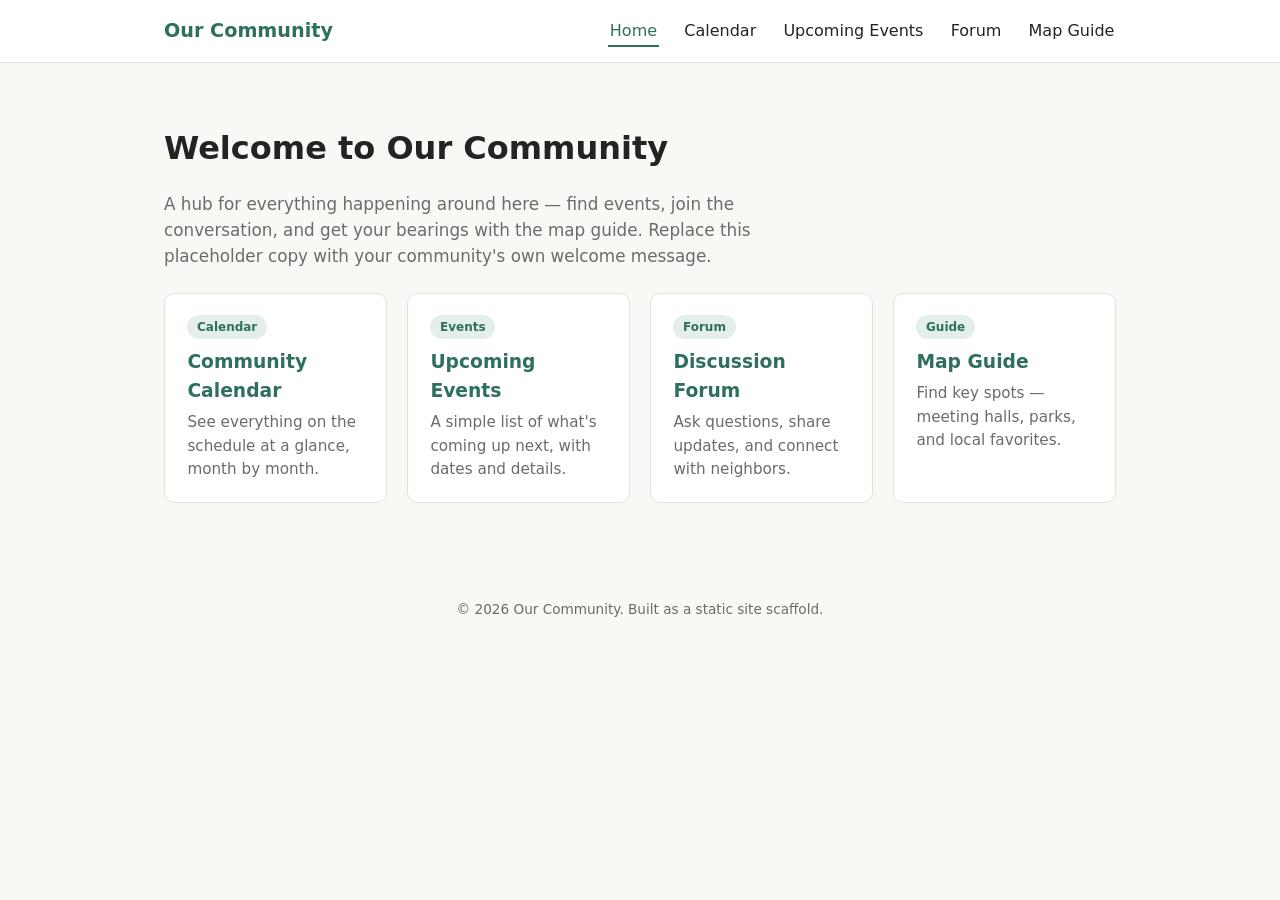
<file: index.html>
<!DOCTYPE html>
<html lang="en">
<head>
<meta charset="UTF-8">
<meta name="viewport" content="width=device-width, initial-scale=1">
<title>Our Community</title>
<link rel="stylesheet" href="style.css">
</head>
<body>
<header class="site-header">
  <div class="nav-wrap">
    <a class="brand" href="index.html">Our Community</a>
    <nav class="main-nav">
      <ul>
        <li><a href="index.html" aria-current="page">Home</a></li>
        <li><a href="calendar.html">Calendar</a></li>
        <li><a href="events.html">Upcoming Events</a></li>
        <li><a href="forum.html">Forum</a></li>
        <li><a href="map.html">Map Guide</a></li>
      </ul>
    </nav>
  </div>
</header>

<main>
  <h1>Welcome to Our Community</h1>
  <p class="lead">A hub for everything happening around here — find events, join the conversation, and get your bearings with the map guide. Replace this placeholder copy with your community's own welcome message.</p>

  <div class="card-grid">
    <div class="card">
      <a class="card-link" href="calendar.html">
        <span class="pill">Calendar</span>
        <h3>Community Calendar</h3>
        <p>See everything on the schedule at a glance, month by month.</p>
      </a>
    </div>
    <div class="card">
      <a class="card-link" href="events.html">
        <span class="pill">Events</span>
        <h3>Upcoming Events</h3>
        <p>A simple list of what's coming up next, with dates and details.</p>
      </a>
    </div>
    <div class="card">
      <a class="card-link" href="forum.html">
        <span class="pill">Forum</span>
        <h3>Discussion Forum</h3>
        <p>Ask questions, share updates, and connect with neighbors.</p>
      </a>
    </div>
    <div class="card">
      <a class="card-link" href="map.html">
        <span class="pill">Guide</span>
        <h3>Map Guide</h3>
        <p>Find key spots — meeting halls, parks, and local favorites.</p>
      </a>
    </div>
  </div>
</main>

<footer class="site-footer">
  &copy; 2026 Our Community. Built as a static site scaffold.
</footer>
</body>
</html>
</file>
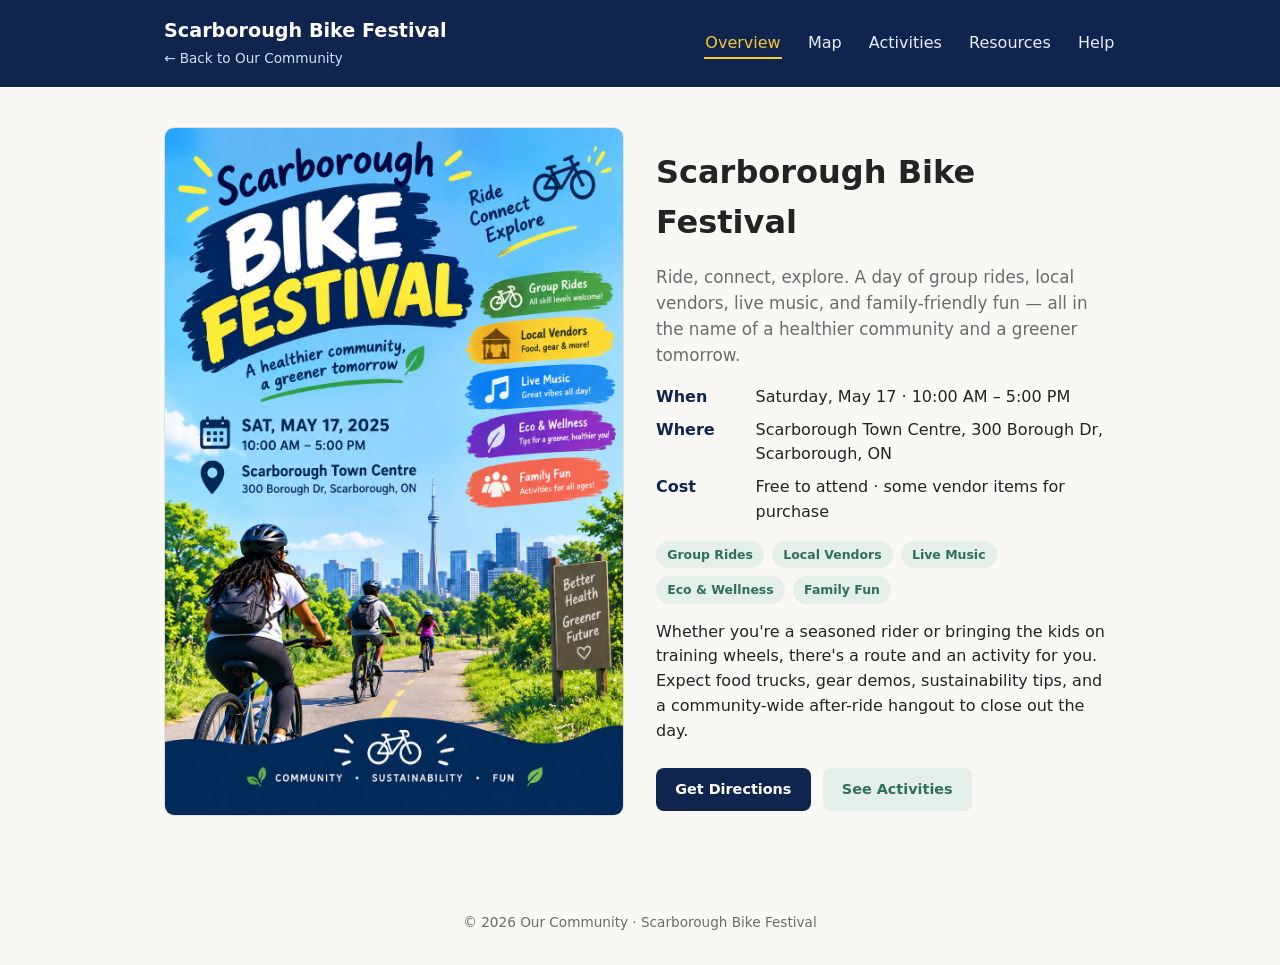
<file: bike-festival/index.html>
<!DOCTYPE html>
<html lang="en">
<head>
<meta charset="UTF-8">
<meta name="viewport" content="width=device-width, initial-scale=1">
<title>Scarborough Bike Festival</title>
<link rel="stylesheet" href="festival.css">
</head>
<body>
<header class="site-header festival-header">
  <div class="nav-wrap">
    <div>
      <a class="brand" href="index.html">Scarborough Bike Festival</a><br>
      <a class="back-link" href="../events.html">&larr; Back to Our Community</a>
    </div>
    <nav class="main-nav">
      <ul>
        <li><a href="index.html" aria-current="page">Overview</a></li>
        <li><a href="map.html">Map</a></li>
        <li><a href="activities.html">Activities</a></li>
        <li><a href="resources.html">Resources</a></li>
        <li><a href="help.html">Help</a></li>
      </ul>
    </nav>
  </div>
</header>

<main>
  <div class="festival-hero">
    <img src="assets/poster.png" alt="Scarborough Bike Festival poster — Ride, Connect, Explore. A healthier community, a greener tomorrow.">
    <div>
      <h1>Scarborough Bike Festival</h1>
      <p class="lead">Ride, connect, explore. A day of group rides, local vendors, live music, and family-friendly fun — all in the name of a healthier community and a greener tomorrow.</p>

      <div class="detail-row"><span class="label">When</span><span>Saturday, May 17 &middot; 10:00 AM – 5:00 PM</span></div>
      <div class="detail-row"><span class="label">Where</span><span>Scarborough Town Centre, 300 Borough Dr, Scarborough, ON</span></div>
      <div class="detail-row"><span class="label">Cost</span><span>Free to attend &middot; some vendor items for purchase</span></div>

      <div class="tag-row">
        <span>Group Rides</span>
        <span>Local Vendors</span>
        <span>Live Music</span>
        <span>Eco &amp; Wellness</span>
        <span>Family Fun</span>
      </div>

      <p>Whether you're a seasoned rider or bringing the kids on training wheels, there's a route and an activity for you. Expect food trucks, gear demos, sustainability tips, and a community-wide after-ride hangout to close out the day.</p>

      <div class="cta-row">
        <a class="btn btn-primary" href="map.html">Get Directions</a>
        <a class="btn btn-secondary" href="activities.html">See Activities</a>
      </div>
    </div>
  </div>
</main>

<footer class="site-footer">&copy; 2026 Our Community &middot; Scarborough Bike Festival</footer>
</body>
</html>
</file>
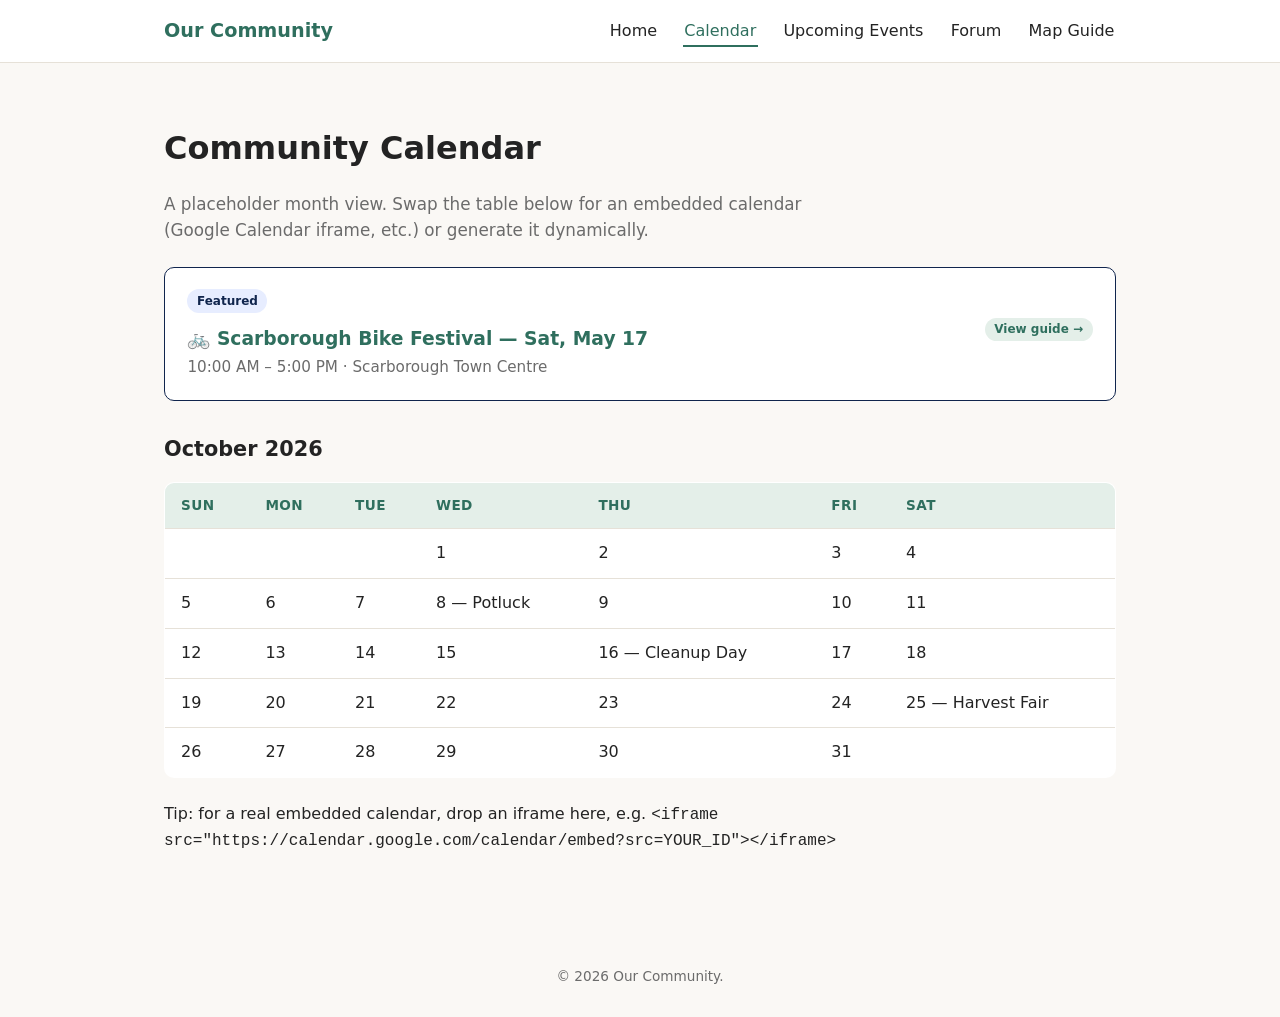
<file: calendar.html>
<!DOCTYPE html>
<html lang="en">
<head>
<meta charset="UTF-8">
<meta name="viewport" content="width=device-width, initial-scale=1">
<title>Calendar — Our Community</title>
<link rel="stylesheet" href="style.css">
</head>
<body>
<header class="site-header">
  <div class="nav-wrap">
    <a class="brand" href="index.html">Our Community</a>
    <nav class="main-nav">
      <ul>
        <li><a href="index.html">Home</a></li>
        <li><a href="calendar.html" aria-current="page">Calendar</a></li>
        <li><a href="events.html">Upcoming Events</a></li>
        <li><a href="forum.html">Forum</a></li>
        <li><a href="map.html">Map Guide</a></li>
      </ul>
    </nav>
  </div>
</header>

<main>
  <h1>Community Calendar</h1>
  <p class="lead">A placeholder month view. Swap the table below for an embedded calendar (Google Calendar iframe, etc.) or generate it dynamically.</p>

  <div class="card" style="border-color:#10254d; margin-top:1.5rem; display:flex; justify-content:space-between; align-items:center; flex-wrap:wrap; gap:0.75rem;">
    <div>
      <span class="pill" style="background:#e7edff; color:#10254d;">Featured</span>
      <h3 style="margin:0.2rem 0 0;">🚲 Scarborough Bike Festival — Sat, May 17</h3>
      <p style="margin:0.2rem 0 0; color:var(--muted);">10:00 AM – 5:00 PM · Scarborough Town Centre</p>
    </div>
    <a class="pill" style="text-decoration:none;" href="bike-festival/index.html">View guide →</a>
  </div>

  <h2>October 2026</h2>
  <table>
    <thead>
      <tr><th>Sun</th><th>Mon</th><th>Tue</th><th>Wed</th><th>Thu</th><th>Fri</th><th>Sat</th></tr>
    </thead>
    <tbody>
      <tr><td></td><td></td><td></td><td>1</td><td>2</td><td>3</td><td>4</td></tr>
      <tr><td>5</td><td>6</td><td>7</td><td>8 — Potluck</td><td>9</td><td>10</td><td>11</td></tr>
      <tr><td>12</td><td>13</td><td>14</td><td>15</td><td>16 — Cleanup Day</td><td>17</td><td>18</td></tr>
      <tr><td>19</td><td>20</td><td>21</td><td>22</td><td>23</td><td>24</td><td>25 — Harvest Fair</td></tr>
      <tr><td>26</td><td>27</td><td>28</td><td>29</td><td>30</td><td>31</td><td></td></tr>
    </tbody>
  </table>

  <p style="margin-top:1.5rem;">Tip: for a real embedded calendar, drop an iframe here, e.g.
  <code>&lt;iframe src="https://calendar.google.com/calendar/embed?src=YOUR_ID"&gt;&lt;/iframe&gt;</code></p>
</main>

<footer class="site-footer">&copy; 2026 Our Community.</footer>
</body>
</html>
</file>
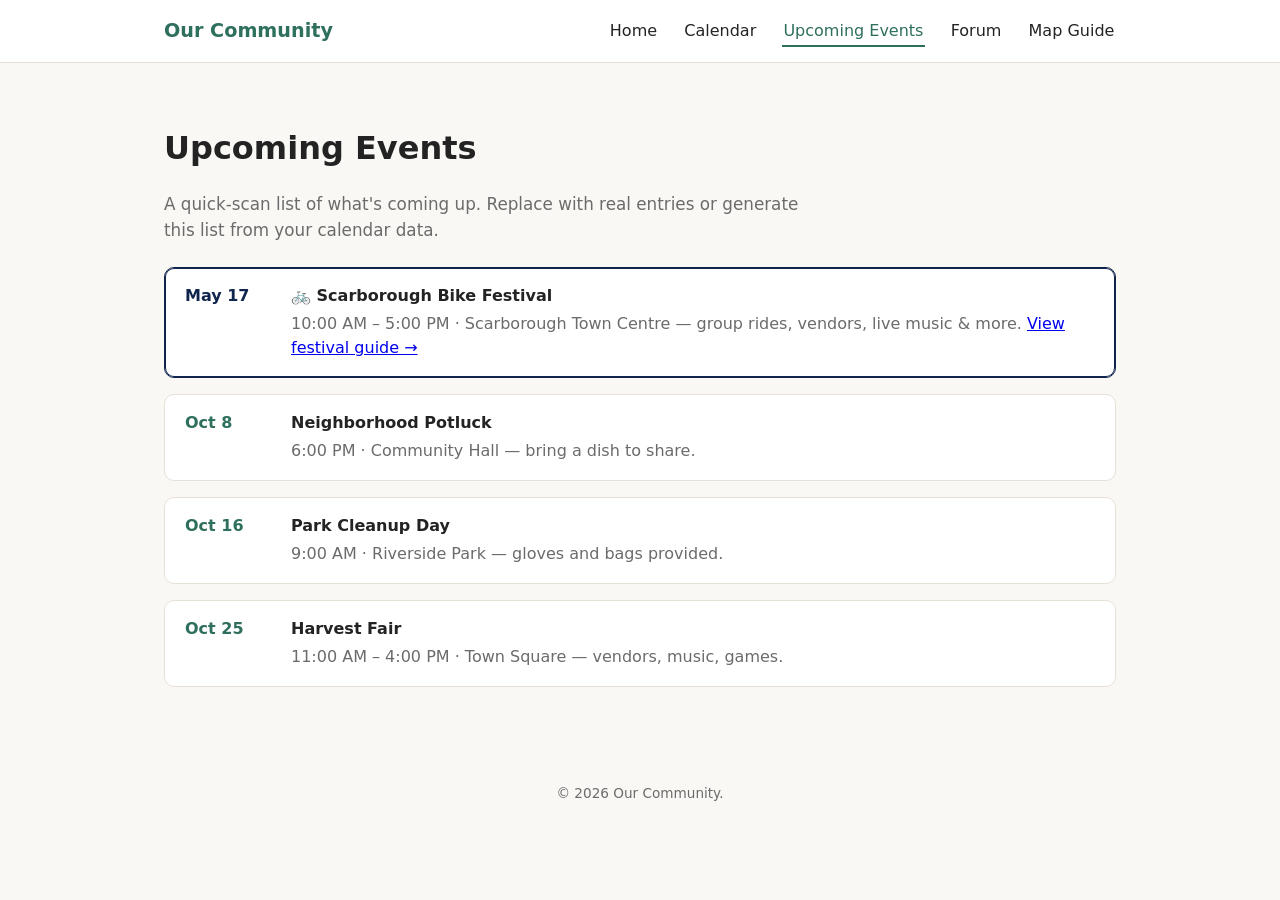
<file: events.html>
<!DOCTYPE html>
<html lang="en">
<head>
<meta charset="UTF-8">
<meta name="viewport" content="width=device-width, initial-scale=1">
<title>Upcoming Events — Our Community</title>
<link rel="stylesheet" href="style.css">
</head>
<body>
<header class="site-header">
  <div class="nav-wrap">
    <a class="brand" href="index.html">Our Community</a>
    <nav class="main-nav">
      <ul>
        <li><a href="index.html">Home</a></li>
        <li><a href="calendar.html">Calendar</a></li>
        <li><a href="events.html" aria-current="page">Upcoming Events</a></li>
        <li><a href="forum.html">Forum</a></li>
        <li><a href="map.html">Map Guide</a></li>
      </ul>
    </nav>
  </div>
</header>

<main>
  <h1>Upcoming Events</h1>
  <p class="lead">A quick-scan list of what's coming up. Replace with real entries or generate this list from your calendar data.</p>

  <ul class="event-list">
    <li style="border-color:#10254d; box-shadow:0 0 0 1px #10254d inset;">
      <span class="event-date" style="color:#10254d;">May 17</span>
      <div>
        <a href="bike-festival/index.html" style="text-decoration:none; color:inherit;">
          <strong>🚲 Scarborough Bike Festival</strong>
        </a>
        <p style="margin:0.2rem 0 0; color:var(--muted);">10:00 AM – 5:00 PM · Scarborough Town Centre — group rides, vendors, live music &amp; more.
          <a href="bike-festival/index.html">View festival guide →</a>
        </p>
      </div>
    </li>
    <li>
      <span class="event-date">Oct 8</span>
      <div>
        <strong>Neighborhood Potluck</strong>
        <p style="margin:0.2rem 0 0; color:var(--muted);">6:00 PM · Community Hall — bring a dish to share.</p>
      </div>
    </li>
    <li>
      <span class="event-date">Oct 16</span>
      <div>
        <strong>Park Cleanup Day</strong>
        <p style="margin:0.2rem 0 0; color:var(--muted);">9:00 AM · Riverside Park — gloves and bags provided.</p>
      </div>
    </li>
    <li>
      <span class="event-date">Oct 25</span>
      <div>
        <strong>Harvest Fair</strong>
        <p style="margin:0.2rem 0 0; color:var(--muted);">11:00 AM – 4:00 PM · Town Square — vendors, music, games.</p>
      </div>
    </li>
  </ul>
</main>

<footer class="site-footer">&copy; 2026 Our Community.</footer>
</body>
</html>
</file>
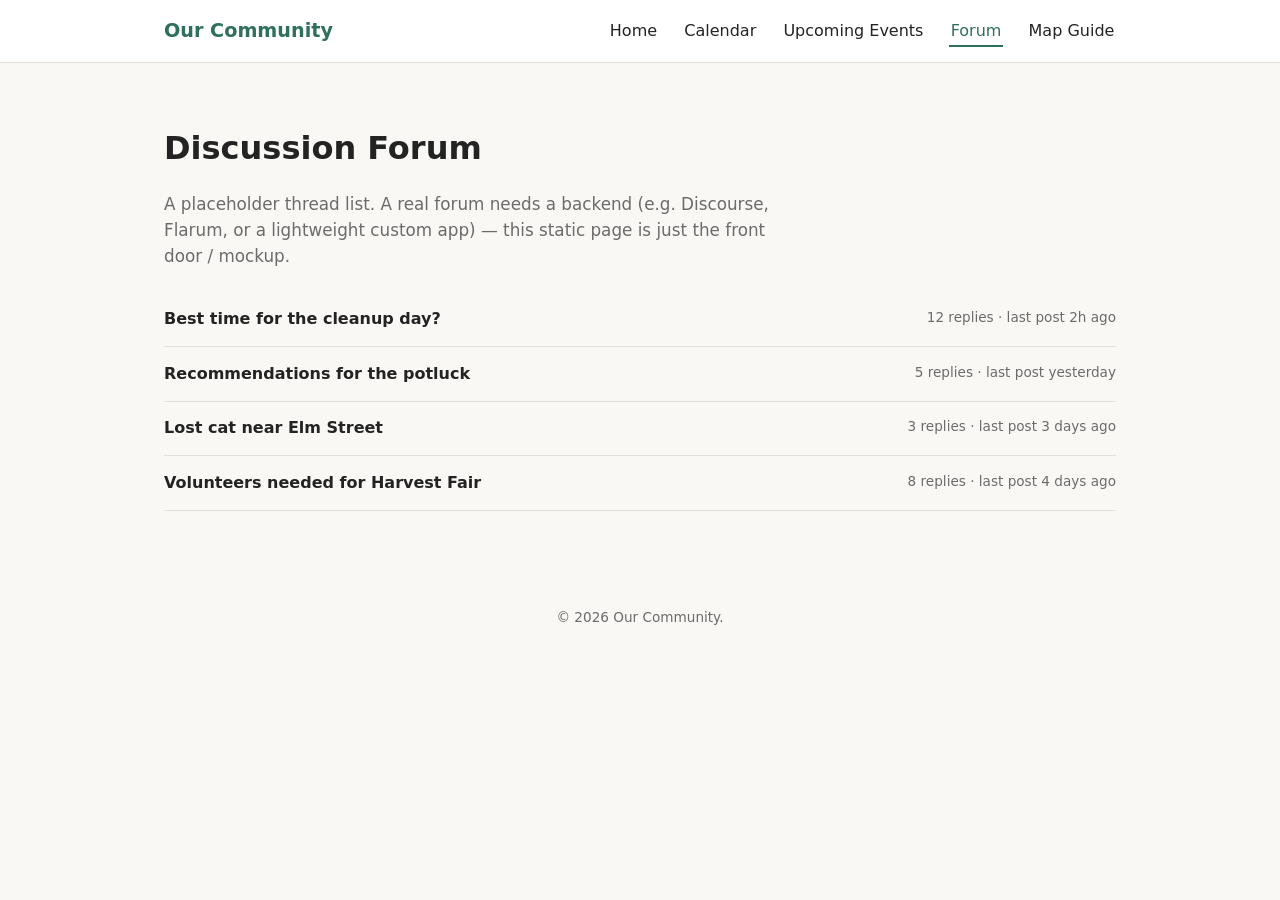
<file: forum.html>
<!DOCTYPE html>
<html lang="en">
<head>
<meta charset="UTF-8">
<meta name="viewport" content="width=device-width, initial-scale=1">
<title>Forum — Our Community</title>
<link rel="stylesheet" href="style.css">
</head>
<body>
<header class="site-header">
  <div class="nav-wrap">
    <a class="brand" href="index.html">Our Community</a>
    <nav class="main-nav">
      <ul>
        <li><a href="index.html">Home</a></li>
        <li><a href="calendar.html">Calendar</a></li>
        <li><a href="events.html">Upcoming Events</a></li>
        <li><a href="forum.html" aria-current="page">Forum</a></li>
        <li><a href="map.html">Map Guide</a></li>
      </ul>
    </nav>
  </div>
</header>

<main>
  <h1>Discussion Forum</h1>
  <p class="lead">A placeholder thread list. A real forum needs a backend (e.g. Discourse, Flarum, or a lightweight custom app) — this static page is just the front door / mockup.</p>

  <ul class="thread-list">
    <li>
      <a href="#">Best time for the cleanup day?</a>
      <span class="thread-meta">12 replies · last post 2h ago</span>
    </li>
    <li>
      <a href="#">Recommendations for the potluck</a>
      <span class="thread-meta">5 replies · last post yesterday</span>
    </li>
    <li>
      <a href="#">Lost cat near Elm Street</a>
      <span class="thread-meta">3 replies · last post 3 days ago</span>
    </li>
    <li>
      <a href="#">Volunteers needed for Harvest Fair</a>
      <span class="thread-meta">8 replies · last post 4 days ago</span>
    </li>
  </ul>
</main>

<footer class="site-footer">&copy; 2026 Our Community.</footer>
</body>
</html>
</file>
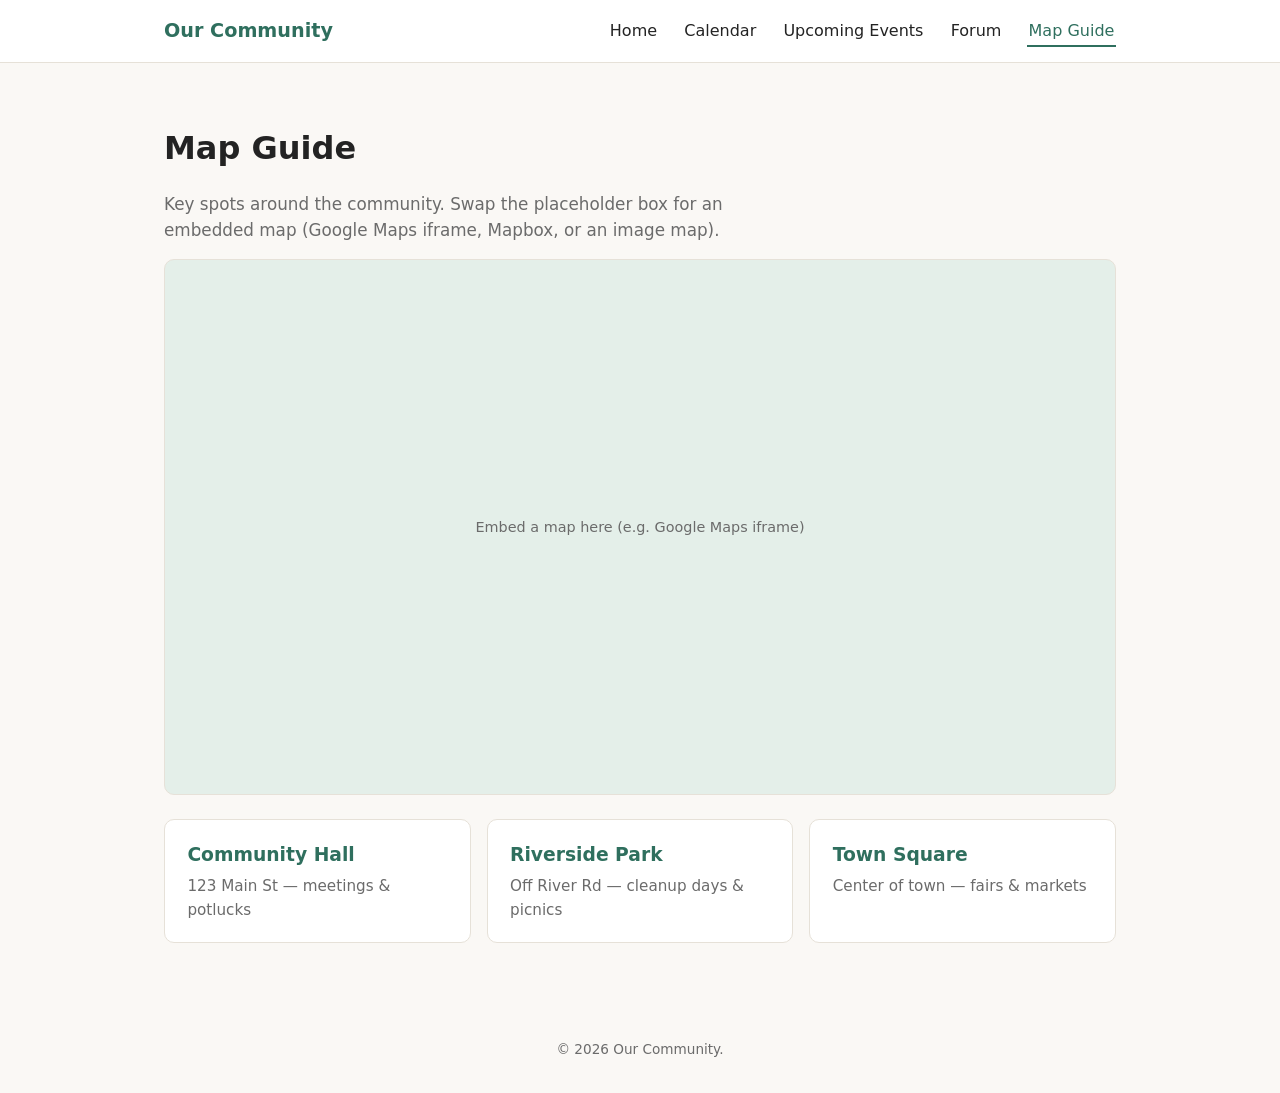
<file: map.html>
<!DOCTYPE html>
<html lang="en">
<head>
<meta charset="UTF-8">
<meta name="viewport" content="width=device-width, initial-scale=1">
<title>Map Guide — Our Community</title>
<link rel="stylesheet" href="style.css">
</head>
<body>
<header class="site-header">
  <div class="nav-wrap">
    <a class="brand" href="index.html">Our Community</a>
    <nav class="main-nav">
      <ul>
        <li><a href="index.html">Home</a></li>
        <li><a href="calendar.html">Calendar</a></li>
        <li><a href="events.html">Upcoming Events</a></li>
        <li><a href="forum.html">Forum</a></li>
        <li><a href="map.html" aria-current="page">Map Guide</a></li>
      </ul>
    </nav>
  </div>
</header>

<main>
  <h1>Map Guide</h1>
  <p class="lead">Key spots around the community. Swap the placeholder box for an embedded map (Google Maps iframe, Mapbox, or an image map).</p>

  <div class="map-frame">Embed a map here (e.g. Google Maps iframe)</div>

  <div class="locations">
    <div class="card">
      <h3>Community Hall</h3>
      <p>123 Main St — meetings &amp; potlucks</p>
    </div>
    <div class="card">
      <h3>Riverside Park</h3>
      <p>Off River Rd — cleanup days &amp; picnics</p>
    </div>
    <div class="card">
      <h3>Town Square</h3>
      <p>Center of town — fairs &amp; markets</p>
    </div>
  </div>
</main>

<footer class="site-footer">&copy; 2026 Our Community.</footer>
</body>
</html>
</file>
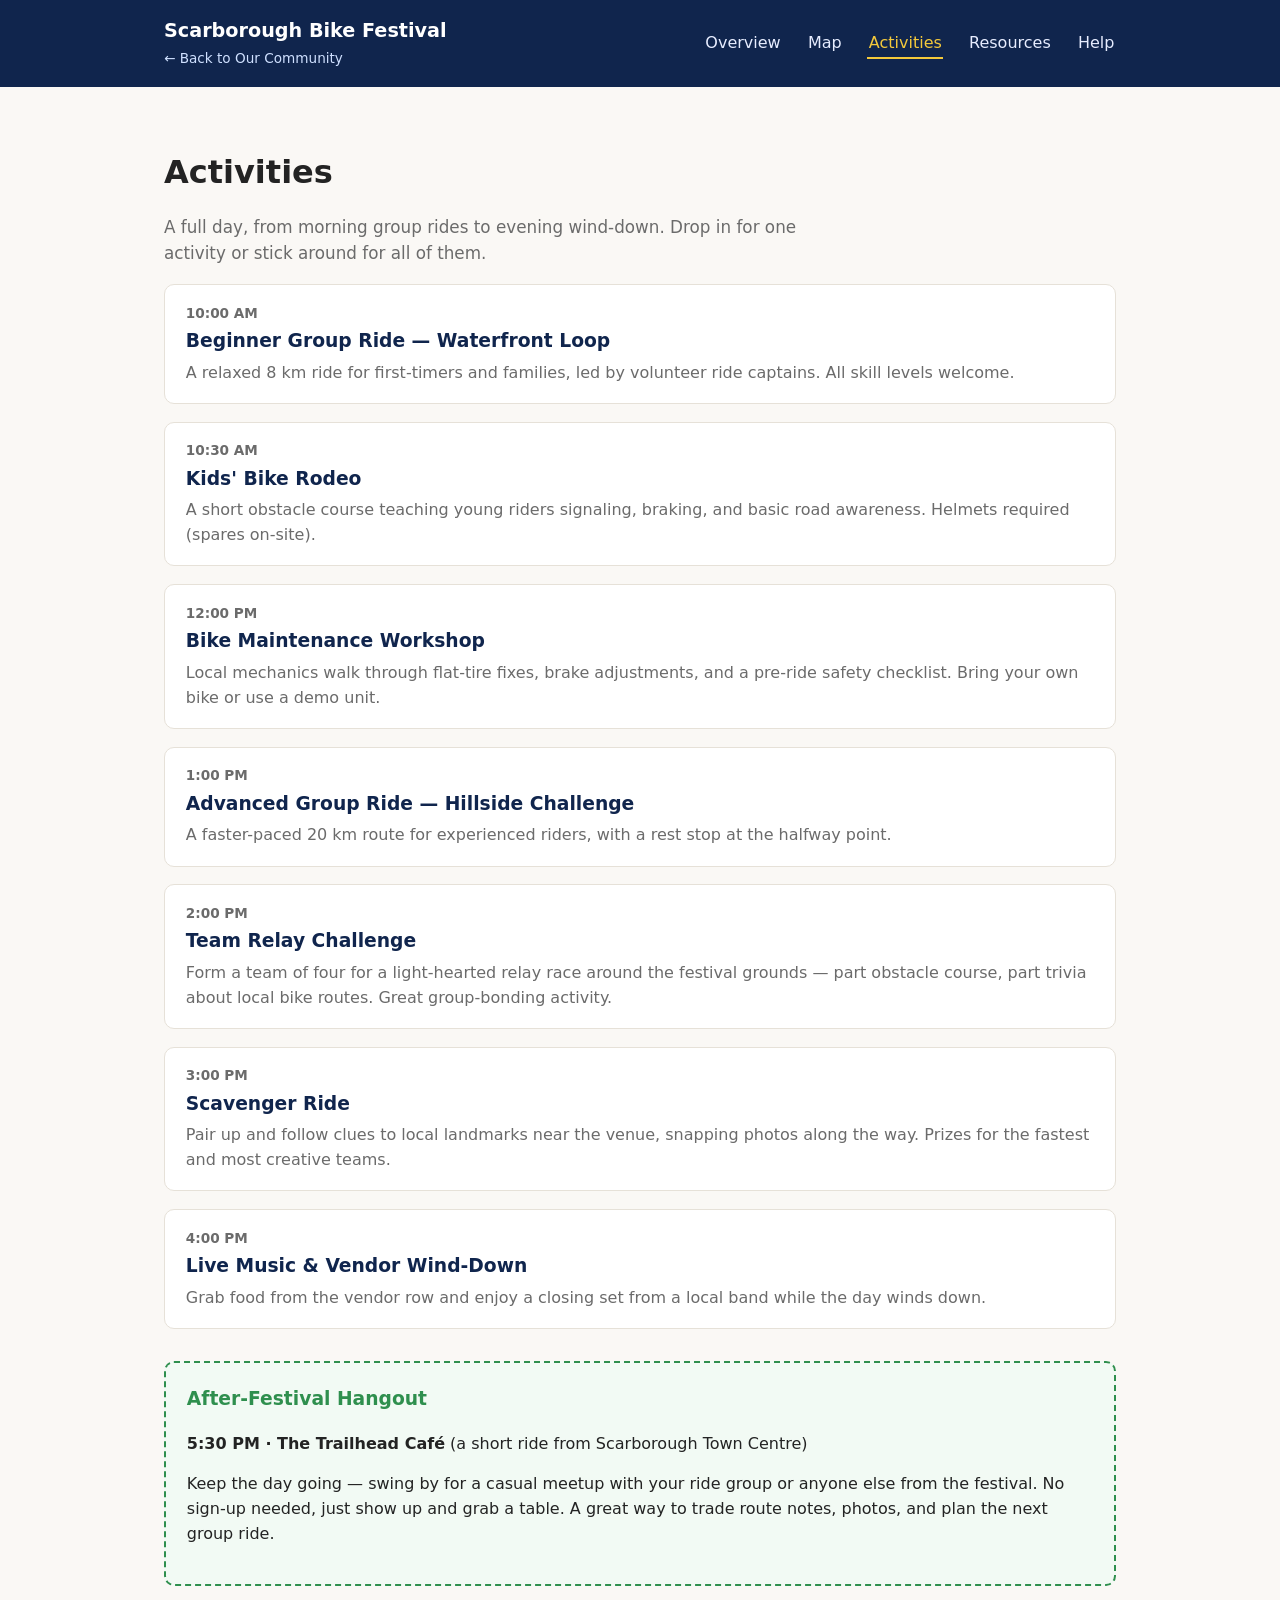
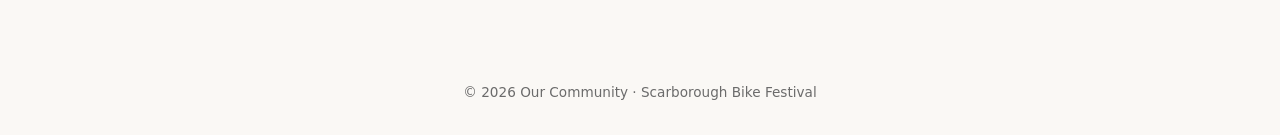
<file: bike-festival/activities.html>
<!DOCTYPE html>
<html lang="en">
<head>
<meta charset="UTF-8">
<meta name="viewport" content="width=device-width, initial-scale=1">
<title>Activities — Scarborough Bike Festival</title>
<link rel="stylesheet" href="festival.css">
</head>
<body>
<header class="site-header festival-header">
  <div class="nav-wrap">
    <div>
      <a class="brand" href="index.html">Scarborough Bike Festival</a><br>
      <a class="back-link" href="../events.html">&larr; Back to Our Community</a>
    </div>
    <nav class="main-nav">
      <ul>
        <li><a href="index.html">Overview</a></li>
        <li><a href="map.html">Map</a></li>
        <li><a href="activities.html" aria-current="page">Activities</a></li>
        <li><a href="resources.html">Resources</a></li>
        <li><a href="help.html">Help</a></li>
      </ul>
    </nav>
  </div>
</header>

<main>
  <h1>Activities</h1>
  <p class="lead">A full day, from morning group rides to evening wind-down. Drop in for one activity or stick around for all of them.</p>

  <div class="activity-block">
    <div class="time">10:00 AM</div>
    <h3>Beginner Group Ride — Waterfront Loop</h3>
    <p>A relaxed 8 km ride for first-timers and families, led by volunteer ride captains. All skill levels welcome.</p>
  </div>

  <div class="activity-block">
    <div class="time">10:30 AM</div>
    <h3>Kids' Bike Rodeo</h3>
    <p>A short obstacle course teaching young riders signaling, braking, and basic road awareness. Helmets required (spares on-site).</p>
  </div>

  <div class="activity-block">
    <div class="time">12:00 PM</div>
    <h3>Bike Maintenance Workshop</h3>
    <p>Local mechanics walk through flat-tire fixes, brake adjustments, and a pre-ride safety checklist. Bring your own bike or use a demo unit.</p>
  </div>

  <div class="activity-block">
    <div class="time">1:00 PM</div>
    <h3>Advanced Group Ride — Hillside Challenge</h3>
    <p>A faster-paced 20 km route for experienced riders, with a rest stop at the halfway point.</p>
  </div>

  <div class="activity-block">
    <div class="time">2:00 PM</div>
    <h3>Team Relay Challenge</h3>
    <p>Form a team of four for a light-hearted relay race around the festival grounds — part obstacle course, part trivia about local bike routes. Great group-bonding activity.</p>
  </div>

  <div class="activity-block">
    <div class="time">3:00 PM</div>
    <h3>Scavenger Ride</h3>
    <p>Pair up and follow clues to local landmarks near the venue, snapping photos along the way. Prizes for the fastest and most creative teams.</p>
  </div>

  <div class="activity-block">
    <div class="time">4:00 PM</div>
    <h3>Live Music &amp; Vendor Wind-Down</h3>
    <p>Grab food from the vendor row and enjoy a closing set from a local band while the day winds down.</p>
  </div>

  <div class="after-hangout">
    <h3>After-Festival Hangout</h3>
    <p><strong>5:30 PM &middot; The Trailhead Café</strong> (a short ride from Scarborough Town Centre)</p>
    <p>Keep the day going — swing by for a casual meetup with your ride group or anyone else from the festival. No sign-up needed, just show up and grab a table. A great way to trade route notes, photos, and plan the next group ride.</p>
  </div>
</main>

<footer class="site-footer">&copy; 2026 Our Community &middot; Scarborough Bike Festival</footer>
</body>
</html>
</file>
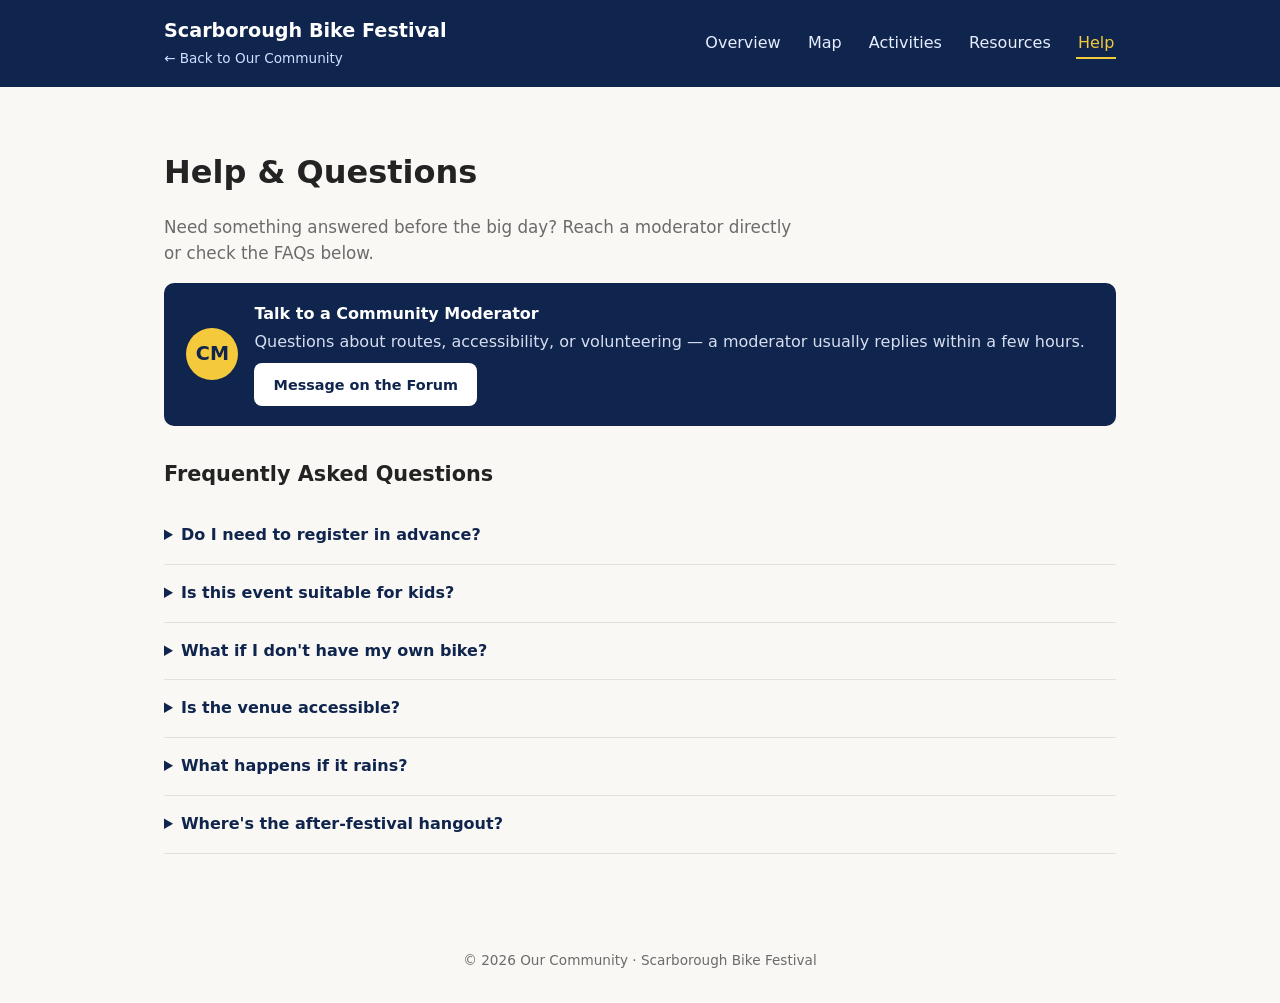
<file: bike-festival/help.html>
<!DOCTYPE html>
<html lang="en">
<head>
<meta charset="UTF-8">
<meta name="viewport" content="width=device-width, initial-scale=1">
<title>Help — Scarborough Bike Festival</title>
<link rel="stylesheet" href="festival.css">
</head>
<body>
<header class="site-header festival-header">
  <div class="nav-wrap">
    <div>
      <a class="brand" href="index.html">Scarborough Bike Festival</a><br>
      <a class="back-link" href="../events.html">&larr; Back to Our Community</a>
    </div>
    <nav class="main-nav">
      <ul>
        <li><a href="index.html">Overview</a></li>
        <li><a href="map.html">Map</a></li>
        <li><a href="activities.html">Activities</a></li>
        <li><a href="resources.html">Resources</a></li>
        <li><a href="help.html" aria-current="page">Help</a></li>
      </ul>
    </nav>
  </div>
</header>

<main>
  <h1>Help &amp; Questions</h1>
  <p class="lead">Need something answered before the big day? Reach a moderator directly or check the FAQs below.</p>

  <div class="moderator-card">
    <div class="avatar">CM</div>
    <div>
      <strong>Talk to a Community Moderator</strong>
      <p style="margin:0.2rem 0 0; color:#d7ddf0;">Questions about routes, accessibility, or volunteering — a moderator usually replies within a few hours.</p>
      <a class="btn" style="background:#fff;color:var(--festival-navy);" href="../forum.html">Message on the Forum</a>
    </div>
  </div>

  <h2>Frequently Asked Questions</h2>

  <details class="faq-item">
    <summary>Do I need to register in advance?</summary>
    <p>No registration is required to attend, but signing up for a specific group ride or workshop at the info booth guarantees you a spot.</p>
  </details>

  <details class="faq-item">
    <summary>Is this event suitable for kids?</summary>
    <p>Yes — the Kids' Bike Rodeo and beginner ride are designed for younger riders, and helmets are available for all ages.</p>
  </details>

  <details class="faq-item">
    <summary>What if I don't have my own bike?</summary>
    <p>Rentals are available on-site starting at $12/hr. See the Resources page for details.</p>
  </details>

  <details class="faq-item">
    <summary>Is the venue accessible?</summary>
    <p>Yes — Scarborough Town Centre has accessible parking, and the festival grounds include marked accessible paths.</p>
  </details>

  <details class="faq-item">
    <summary>What happens if it rains?</summary>
    <p>The festival runs rain or shine, with group rides rescheduled or shortened only in severe weather. Updates will be posted on the community forum.</p>
  </details>

  <details class="faq-item">
    <summary>Where's the after-festival hangout?</summary>
    <p>The Trailhead Café, a short ride from Scarborough Town Centre, starting at 5:30 PM. No sign-up needed — see the Activities page for details.</p>
  </details>
</main>

<footer class="site-footer">&copy; 2026 Our Community &middot; Scarborough Bike Festival</footer>
</body>
</html>
</file>
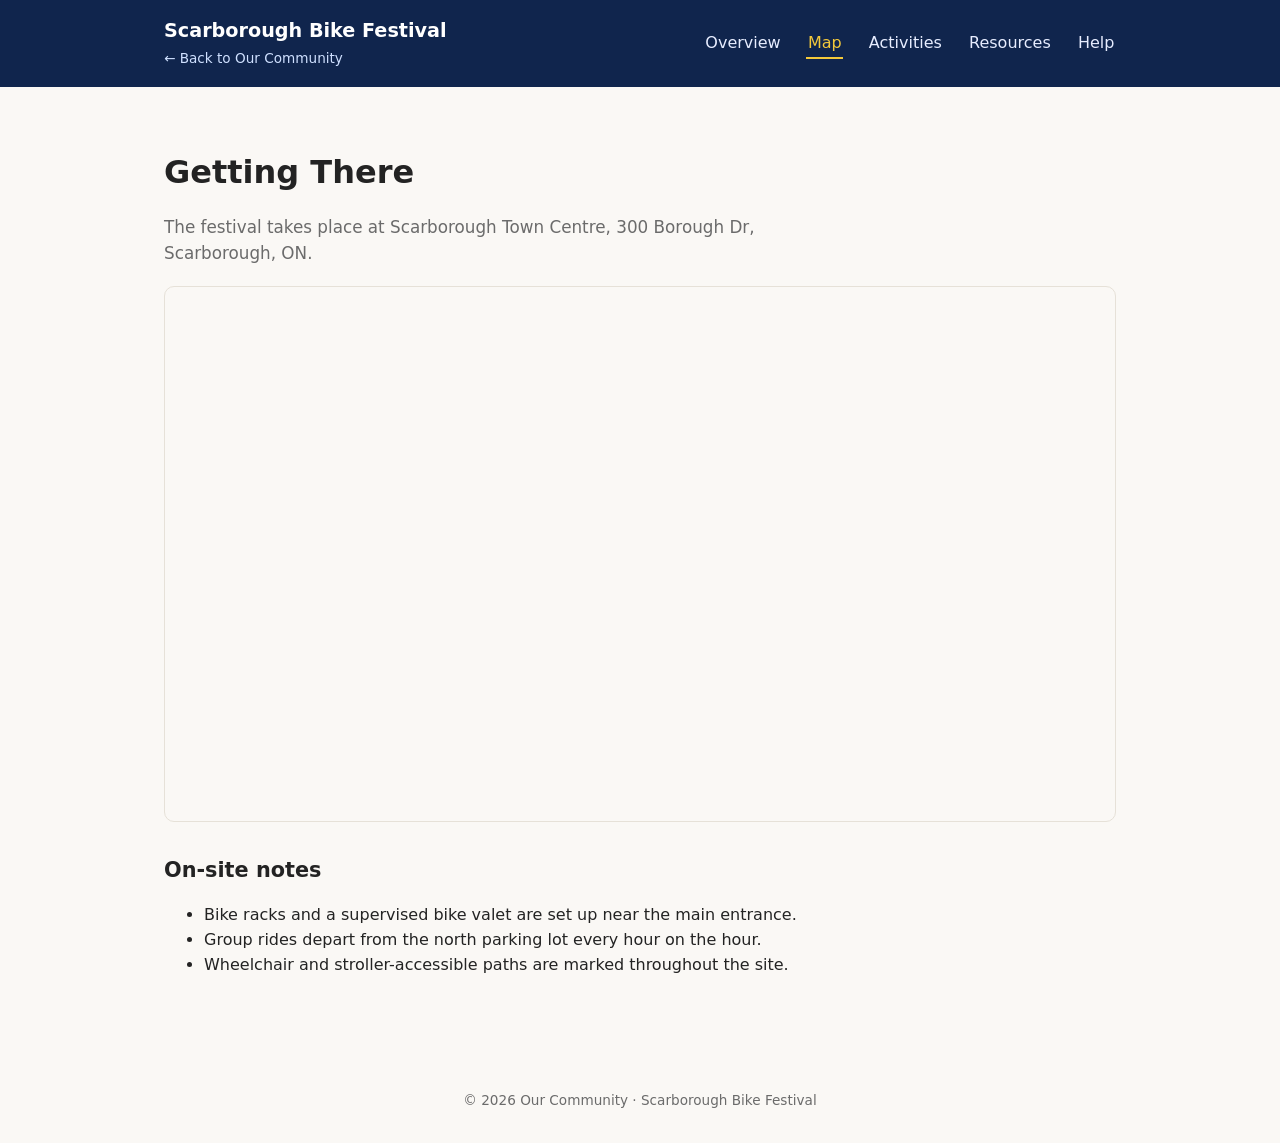
<file: bike-festival/map.html>
<!DOCTYPE html>
<html lang="en">
<head>
<meta charset="UTF-8">
<meta name="viewport" content="width=device-width, initial-scale=1">
<title>Map — Scarborough Bike Festival</title>
<link rel="stylesheet" href="festival.css">
</head>
<body>
<header class="site-header festival-header">
  <div class="nav-wrap">
    <div>
      <a class="brand" href="index.html">Scarborough Bike Festival</a><br>
      <a class="back-link" href="../events.html">&larr; Back to Our Community</a>
    </div>
    <nav class="main-nav">
      <ul>
        <li><a href="index.html">Overview</a></li>
        <li><a href="map.html" aria-current="page">Map</a></li>
        <li><a href="activities.html">Activities</a></li>
        <li><a href="resources.html">Resources</a></li>
        <li><a href="help.html">Help</a></li>
      </ul>
    </nav>
  </div>
</header>

<main>
  <h1>Getting There</h1>
  <p class="lead">The festival takes place at Scarborough Town Centre, 300 Borough Dr, Scarborough, ON.</p>

  <div class="map-embed">
    <iframe
      src="https://www.google.com/maps?q=Scarborough+Town+Centre,300+Borough+Dr,Scarborough,ON&output=embed"
      loading="lazy"
      referrerpolicy="no-referrer-when-downgrade"
      allowfullscreen>
    </iframe>
  </div>

  <h2>On-site notes</h2>
  <ul>
    <li>Bike racks and a supervised bike valet are set up near the main entrance.</li>
    <li>Group rides depart from the north parking lot every hour on the hour.</li>
    <li>Wheelchair and stroller-accessible paths are marked throughout the site.</li>
  </ul>
</main>

<footer class="site-footer">&copy; 2026 Our Community &middot; Scarborough Bike Festival</footer>
</body>
</html>
</file>
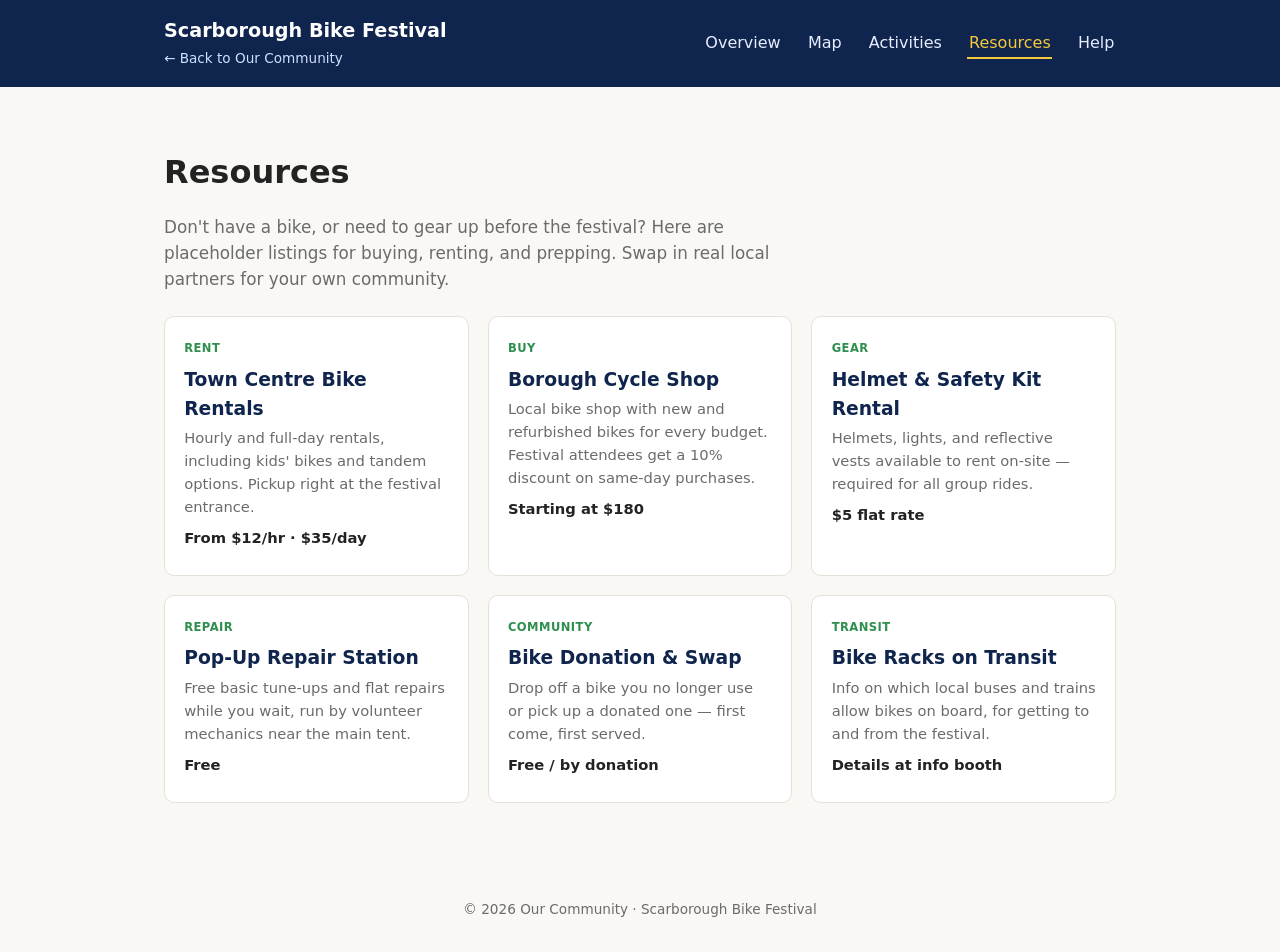
<file: bike-festival/resources.html>
<!DOCTYPE html>
<html lang="en">
<head>
<meta charset="UTF-8">
<meta name="viewport" content="width=device-width, initial-scale=1">
<title>Resources — Scarborough Bike Festival</title>
<link rel="stylesheet" href="festival.css">
</head>
<body>
<header class="site-header festival-header">
  <div class="nav-wrap">
    <div>
      <a class="brand" href="index.html">Scarborough Bike Festival</a><br>
      <a class="back-link" href="../events.html">&larr; Back to Our Community</a>
    </div>
    <nav class="main-nav">
      <ul>
        <li><a href="index.html">Overview</a></li>
        <li><a href="map.html">Map</a></li>
        <li><a href="activities.html">Activities</a></li>
        <li><a href="resources.html" aria-current="page">Resources</a></li>
        <li><a href="help.html">Help</a></li>
      </ul>
    </nav>
  </div>
</header>

<main>
  <h1>Resources</h1>
  <p class="lead">Don't have a bike, or need to gear up before the festival? Here are placeholder listings for buying, renting, and prepping. Swap in real local partners for your own community.</p>

  <div class="resource-grid">
    <div class="resource-card">
      <span class="kind">Rent</span>
      <h3>Town Centre Bike Rentals</h3>
      <p>Hourly and full-day rentals, including kids' bikes and tandem options. Pickup right at the festival entrance.</p>
      <p class="price">From $12/hr &middot; $35/day</p>
    </div>

    <div class="resource-card">
      <span class="kind">Buy</span>
      <h3>Borough Cycle Shop</h3>
      <p>Local bike shop with new and refurbished bikes for every budget. Festival attendees get a 10% discount on same-day purchases.</p>
      <p class="price">Starting at $180</p>
    </div>

    <div class="resource-card">
      <span class="kind">Gear</span>
      <h3>Helmet &amp; Safety Kit Rental</h3>
      <p>Helmets, lights, and reflective vests available to rent on-site — required for all group rides.</p>
      <p class="price">$5 flat rate</p>
    </div>

    <div class="resource-card">
      <span class="kind">Repair</span>
      <h3>Pop-Up Repair Station</h3>
      <p>Free basic tune-ups and flat repairs while you wait, run by volunteer mechanics near the main tent.</p>
      <p class="price">Free</p>
    </div>

    <div class="resource-card">
      <span class="kind">Community</span>
      <h3>Bike Donation &amp; Swap</h3>
      <p>Drop off a bike you no longer use or pick up a donated one — first come, first served.</p>
      <p class="price">Free / by donation</p>
    </div>

    <div class="resource-card">
      <span class="kind">Transit</span>
      <h3>Bike Racks on Transit</h3>
      <p>Info on which local buses and trains allow bikes on board, for getting to and from the festival.</p>
      <p class="price">Details at info booth</p>
    </div>
  </div>
</main>

<footer class="site-footer">&copy; 2026 Our Community &middot; Scarborough Bike Festival</footer>
</body>
</html>
</file>
<file: style.css>
:root {
  --bg: #faf8f5;
  --surface: #ffffff;
  --ink: #232323;
  --muted: #6b6b6b;
  --accent: #2f6f5e;
  --accent-light: #e4efe9;
  --border: #e6e1d8;
  --radius: 10px;
  font-size: 16px;
}

* { box-sizing: border-box; }

body {
  margin: 0;
  background: var(--bg);
  color: var(--ink);
  font-family: "Segoe UI", system-ui, -apple-system, sans-serif;
  line-height: 1.55;
}

header.site-header {
  background: var(--surface);
  border-bottom: 1px solid var(--border);
  position: sticky;
  top: 0;
  z-index: 10;
}

.nav-wrap {
  max-width: 1000px;
  margin: 0 auto;
  padding: 1rem 1.5rem;
  display: flex;
  align-items: center;
  justify-content: space-between;
  flex-wrap: wrap;
  gap: 0.75rem;
}

.brand {
  font-weight: 700;
  font-size: 1.2rem;
  text-decoration: none;
  color: var(--accent);
}

nav.main-nav ul {
  list-style: none;
  display: flex;
  gap: 1.5rem;
  margin: 0;
  padding: 0;
  flex-wrap: wrap;
}

nav.main-nav a {
  text-decoration: none;
  color: var(--ink);
  font-weight: 500;
  padding: 0.35rem 0.1rem;
  border-bottom: 2px solid transparent;
}

nav.main-nav a:hover,
nav.main-nav a[aria-current="page"] {
  color: var(--accent);
  border-bottom-color: var(--accent);
}

main {
  max-width: 1000px;
  margin: 0 auto;
  padding: 2.5rem 1.5rem 4rem;
}

h1 { font-size: 2rem; margin-bottom: 0.4rem; }
h2 { font-size: 1.3rem; margin-top: 2rem; }
.lead { color: var(--muted); font-size: 1.05rem; max-width: 60ch; }

.card {
  background: var(--surface);
  border: 1px solid var(--border);
  border-radius: var(--radius);
  padding: 1.25rem 1.4rem;
}

.card-grid {
  display: grid;
  grid-template-columns: repeat(auto-fit, minmax(220px, 1fr));
  gap: 1.25rem;
  margin-top: 1.5rem;
}

.card a.card-link {
  text-decoration: none;
  color: inherit;
  display: block;
}

.card h3 {
  margin: 0 0 0.4rem;
  color: var(--accent);
}

.card p { margin: 0; color: var(--muted); font-size: 0.95rem; }

.pill {
  display: inline-block;
  background: var(--accent-light);
  color: var(--accent);
  font-size: 0.75rem;
  font-weight: 600;
  padding: 0.15rem 0.6rem;
  border-radius: 999px;
  margin-bottom: 0.5rem;
}

table {
  width: 100%;
  border-collapse: collapse;
  margin-top: 1rem;
  background: var(--surface);
  border: 1px solid var(--border);
  border-radius: var(--radius);
  overflow: hidden;
}

th, td {
  text-align: left;
  padding: 0.75rem 1rem;
  border-bottom: 1px solid var(--border);
}

th { background: var(--accent-light); color: var(--accent); font-size: 0.85rem; text-transform: uppercase; letter-spacing: 0.03em; }
tr:last-child td { border-bottom: none; }

.event-list { list-style: none; padding: 0; margin: 1.5rem 0 0; display: flex; flex-direction: column; gap: 1rem; }
.event-list li {
  background: var(--surface);
  border: 1px solid var(--border);
  border-radius: var(--radius);
  padding: 1rem 1.25rem;
  display: flex;
  gap: 1rem;
  align-items: baseline;
}
.event-date {
  font-weight: 700;
  color: var(--accent);
  min-width: 90px;
}

.thread-list { list-style: none; padding: 0; margin: 1.5rem 0 0; }
.thread-list li {
  border-bottom: 1px solid var(--border);
  padding: 0.9rem 0;
  display: flex;
  justify-content: space-between;
  gap: 1rem;
  flex-wrap: wrap;
}
.thread-list a { color: var(--ink); text-decoration: none; font-weight: 600; }
.thread-list a:hover { color: var(--accent); }
.thread-meta { color: var(--muted); font-size: 0.85rem; white-space: nowrap; }

.map-frame {
  width: 100%;
  aspect-ratio: 16 / 9;
  border: 1px solid var(--border);
  border-radius: var(--radius);
  background: var(--accent-light);
  display: flex;
  align-items: center;
  justify-content: center;
  color: var(--muted);
  font-size: 0.9rem;
  margin-top: 1rem;
}

.locations { margin-top: 1.5rem; display: grid; grid-template-columns: repeat(auto-fit, minmax(200px, 1fr)); gap: 1rem; }

footer.site-footer {
  text-align: center;
  color: var(--muted);
  font-size: 0.85rem;
  padding: 2rem 1.5rem;
}

@media (max-width: 600px) {
  .nav-wrap { flex-direction: column; align-items: flex-start; }
}
</file>
<file: bike-festival/festival.css>
@import url("../style.css");

:root {
  --festival-navy: #10254d;
  --festival-yellow: #f4c93b;
  --festival-green: #2f8f4e;
}

header.festival-header {
  background: var(--festival-navy);
  border-bottom: none;
}
header.festival-header .brand { color: #fff; }
header.festival-header .back-link {
  color: #cfe0ff;
  font-size: 0.85rem;
  text-decoration: none;
}
header.festival-header .back-link:hover { color: #fff; }
header.festival-header nav.main-nav a { color: #e7edff; }
header.festival-header nav.main-nav a:hover,
header.festival-header nav.main-nav a[aria-current="page"] {
  color: var(--festival-yellow);
  border-bottom-color: var(--festival-yellow);
}

.festival-hero {
  display: grid;
  grid-template-columns: 1fr 1fr;
  gap: 2rem;
  align-items: start;
}
@media (max-width: 750px) {
  .festival-hero { grid-template-columns: 1fr; }
}
.festival-hero img {
  width: 100%;
  border-radius: var(--radius);
  border: 1px solid var(--border);
  display: block;
}

.detail-row {
  display: flex;
  gap: 0.6rem;
  align-items: baseline;
  margin: 0.5rem 0;
}
.detail-row .label {
  font-weight: 700;
  color: var(--festival-navy);
  min-width: 90px;
}

.tag-row { display: flex; flex-wrap: wrap; gap: 0.5rem; margin: 1rem 0; }
.tag-row span {
  background: var(--accent-light);
  color: var(--accent);
  font-size: 0.78rem;
  font-weight: 600;
  padding: 0.25rem 0.7rem;
  border-radius: 999px;
}

.cta-row { margin-top: 1.5rem; display: flex; gap: 0.75rem; flex-wrap: wrap; }
.btn {
  display: inline-block;
  padding: 0.65rem 1.2rem;
  border-radius: 8px;
  font-weight: 600;
  text-decoration: none;
  font-size: 0.9rem;
}
.btn-primary { background: var(--festival-navy); color: #fff; }
.btn-primary:hover { background: #0a1a3a; }
.btn-secondary { background: var(--accent-light); color: var(--accent); }
.btn-secondary:hover { background: #d7ebe1; }

.activity-block {
  border: 1px solid var(--border);
  border-radius: var(--radius);
  padding: 1.1rem 1.3rem;
  margin-top: 1.1rem;
  background: var(--surface);
}
.activity-block .time { color: var(--muted); font-size: 0.85rem; font-weight: 600; }
.activity-block h3 { margin: 0.15rem 0 0.35rem; color: var(--festival-navy); }
.activity-block p { margin: 0; color: var(--muted); }

.after-hangout {
  margin-top: 2rem;
  border: 2px dashed var(--festival-green);
  border-radius: var(--radius);
  padding: 1.3rem;
  background: #f2faf4;
}
.after-hangout h3 { margin-top: 0; color: var(--festival-green); }

.resource-grid {
  display: grid;
  grid-template-columns: repeat(auto-fit, minmax(230px, 1fr));
  gap: 1.2rem;
  margin-top: 1.5rem;
}
.resource-card {
  border: 1px solid var(--border);
  border-radius: var(--radius);
  padding: 1.1rem 1.2rem;
  background: var(--surface);
}
.resource-card .kind {
  font-size: 0.72rem;
  text-transform: uppercase;
  letter-spacing: 0.04em;
  color: var(--festival-green);
  font-weight: 700;
}
.resource-card h3 { margin: 0.3rem 0; color: var(--festival-navy); }
.resource-card p { margin: 0 0 0.5rem; color: var(--muted); font-size: 0.92rem; }
.resource-card .price { font-weight: 700; color: var(--ink); }

.faq-item {
  border-bottom: 1px solid var(--border);
  padding: 1rem 0;
}
.faq-item summary {
  cursor: pointer;
  font-weight: 600;
  color: var(--festival-navy);
}
.faq-item p { margin: 0.6rem 0 0; color: var(--muted); }

.moderator-card {
  display: flex;
  gap: 1rem;
  align-items: center;
  background: var(--festival-navy);
  color: #fff;
  border-radius: var(--radius);
  padding: 1.2rem 1.4rem;
  margin-top: 1rem;
}
.moderator-card .avatar {
  width: 52px;
  height: 52px;
  border-radius: 50%;
  background: var(--festival-yellow);
  display: flex;
  align-items: center;
  justify-content: center;
  font-weight: 700;
  color: var(--festival-navy);
  font-size: 1.2rem;
  flex-shrink: 0;
}
.moderator-card .btn { margin-top: 0.5rem; }

.map-embed {
  width: 100%;
  aspect-ratio: 16/9;
  border: 1px solid var(--border);
  border-radius: var(--radius);
  overflow: hidden;
  margin-top: 1.25rem;
}
.map-embed iframe { width: 100%; height: 100%; border: 0; }
</file>
